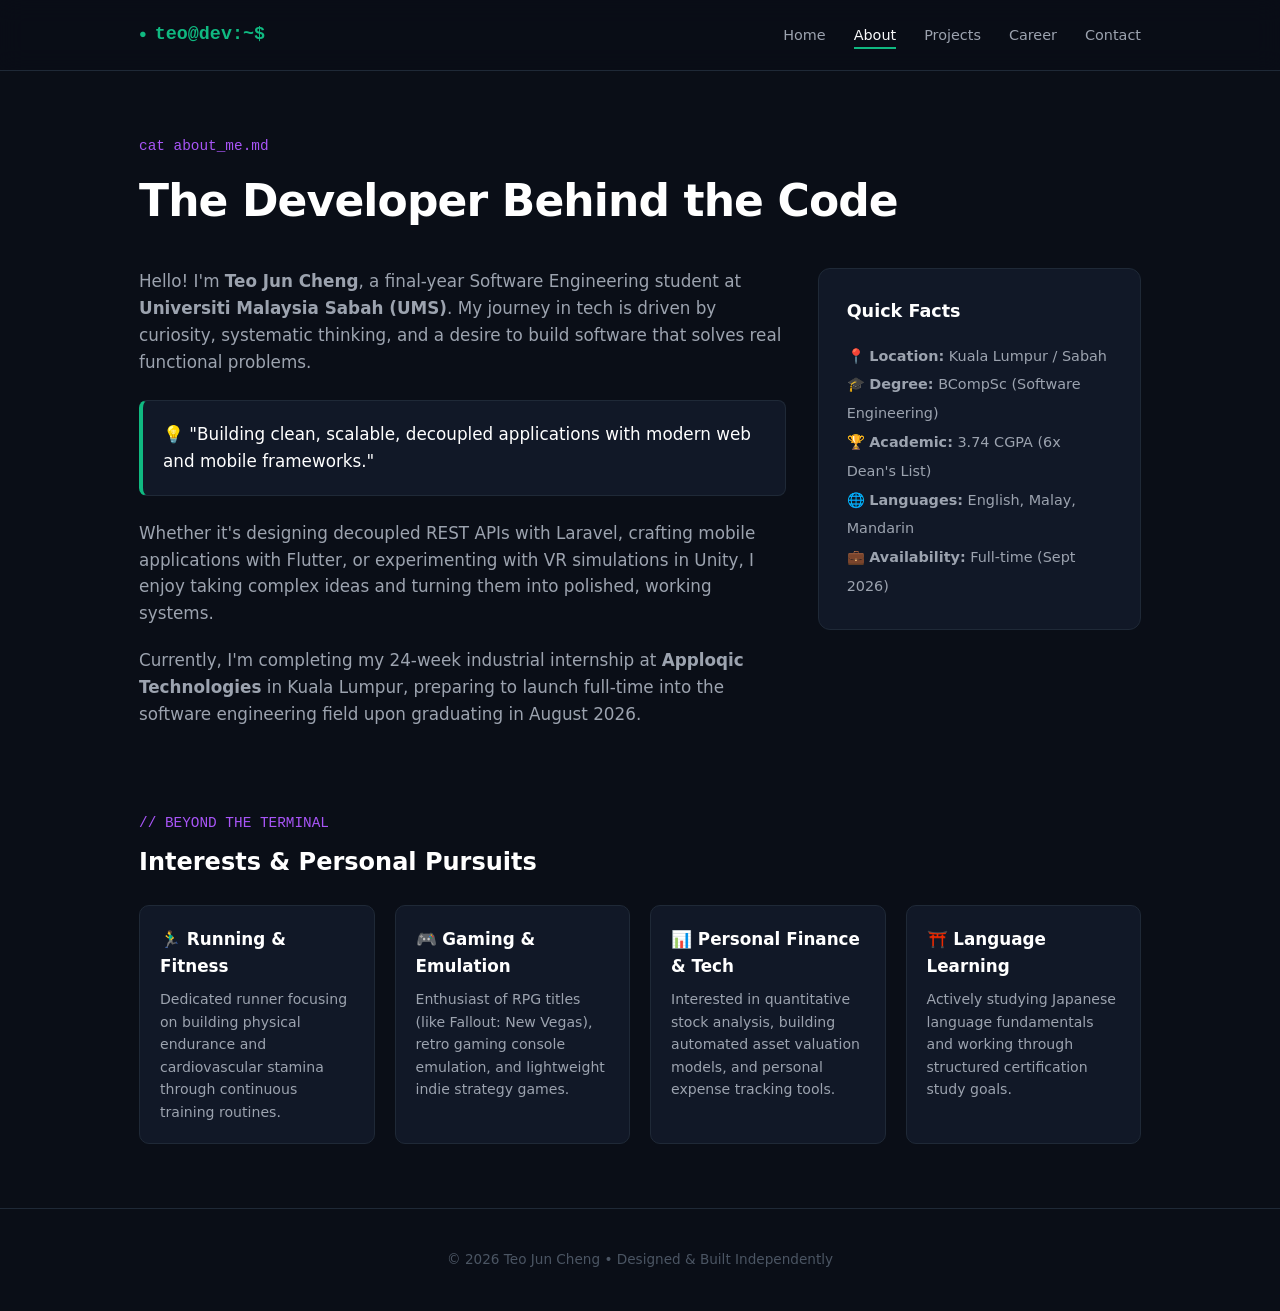
<file: about.html>
<!DOCTYPE html>
<html lang="en">
<head>
    <meta charset="UTF-8">
    <meta name="viewport" content="width=device-width, initial-scale=1.0">
    <title>About | Teo Jun Cheng</title>
    <link rel="stylesheet" href="style.css">
    <style>
        .about-grid {
            display: grid;
            grid-template-columns: 2fr 1fr;
            gap: 2rem;
            margin-bottom: 4rem;
        }

        .story-text p {
            color: var(--text-secondary);
            margin-bottom: 1.25rem;
            font-size: 1.05rem;
        }

        .highlight-box {
            background-color: var(--bg-card);
            border: 1px solid var(--border-card);
            border-left: 4px solid var(--accent-green);
            border-radius: 8px;
            padding: 1.25rem;
            margin: 1.5rem 0;
        }

        .interests-grid {
            display: grid;
            grid-template-columns: repeat(auto-fit, minmax(220px, 1fr));
            gap: 1.25rem;
            margin-top: 1.5rem;
        }

        .interest-card {
            background-color: var(--bg-card);
            border: 1px solid var(--border-card);
            border-radius: 10px;
            padding: 1.25rem;
        }

        .interest-card h3 {
            color: #fff;
            font-size: 1.05rem;
            margin-bottom: 0.5rem;
            display: flex;
            align-items: center;
            gap: 0.5rem;
        }

        .interest-card p {
            color: var(--text-secondary);
            font-size: 0.88rem;
        }
    </style>
</head>
<body>

    <nav>
        <div class="container nav-container">
            <a href="index.html" class="brand">teo@dev:~$</a>
            <ul class="nav-links">
                <li><a href="index.html">Home</a></li>
                <li><a href="about.html" class="active">About</a></li>
                <li><a href="projects.html">Projects</a></li>
                <li><a href="career.html">Career</a></li>
                <li><a href="contact.html">Contact</a></li>
            </ul>
        </div>
    </nav>

    <div class="container">
        <header class="page-header">
            <div class="terminal-prompt">cat about_me.md</div>
            <h1>The Developer Behind the Code</h1>
        </header>

        <section class="about-grid">
            <div class="story-text">
                <p>
                    Hello! I'm <strong>Teo Jun Cheng</strong>, a final-year Software Engineering student at <strong>Universiti Malaysia Sabah (UMS)</strong>. My journey in tech is driven by curiosity, systematic thinking, and a desire to build software that solves real functional problems.
                </p>

                <div class="highlight-box">
                    <p style="margin:0; color:#fff; font-weight:500;">
                        💡 "Building clean, scalable, decoupled applications with modern web and mobile frameworks."
                    </p>
                </div>

                <p>
                    Whether it's designing decoupled REST APIs with Laravel, crafting mobile applications with Flutter, or experimenting with VR simulations in Unity, I enjoy taking complex ideas and turning them into polished, working systems.
                </p>

                <p>
                    Currently, I'm completing my 24-week industrial internship at <strong>Apploqic Technologies</strong> in Kuala Lumpur, preparing to launch full-time into the software engineering field upon graduating in August 2026.
                </p>
            </div>

            <div>
                <div class="card" style="position: sticky; top: 90px;">
                    <h3 style="color:#fff; margin-bottom:1rem; font-size:1.1rem;">Quick Facts</h3>
                    <ul style="list-style:none; color:var(--text-secondary); font-size:0.9rem; line-height:2;">
                        <li>📍 <strong>Location:</strong> Kuala Lumpur / Sabah</li>
                        <li>🎓 <strong>Degree:</strong> BCompSc (Software Engineering)</li>
                        <li>🏆 <strong>Academic:</strong> 3.74 CGPA (6x Dean's List)</li>
                        <li>🌐 <strong>Languages:</strong> English, Malay, Mandarin</li>
                        <li>💼 <strong>Availability:</strong> Full-time (Sept 2026)</li>
                    </ul>
                </div>
            </div>
        </section>

        <!-- Hobbies & Personal Interests -->
        <section style="margin-bottom: 4rem;">
            <div class="terminal-prompt">// BEYOND THE TERMINAL</div>
            <h2 style="color:#fff; margin-bottom:1rem;">Interests & Personal Pursuits</h2>
            
            <div class="interests-grid">
                <div class="interest-card">
                    <h3>🏃‍♂️ Running & Fitness</h3>
                    <p>Dedicated runner focusing on building physical endurance and cardiovascular stamina through continuous training routines.</p>
                </div>

                <div class="interest-card">
                    <h3>🎮 Gaming & Emulation</h3>
                    <p>Enthusiast of RPG titles (like Fallout: New Vegas), retro gaming console emulation, and lightweight indie strategy games.</p>
                </div>

                <div class="interest-card">
                    <h3>📊 Personal Finance & Tech</h3>
                    <p>Interested in quantitative stock analysis, building automated asset valuation models, and personal expense tracking tools.</p>
                </div>

                <div class="interest-card">
                    <h3>⛩️ Language Learning</h3>
                    <p>Actively studying Japanese language fundamentals and working through structured certification study goals.</p>
                </div>
            </div>
        </section>
    </div>

    <footer>
        <div class="container">
            <p>© 2026 Teo Jun Cheng • Designed & Built Independently</p>
        </div>
    </footer>

</body>
</html>
</file>
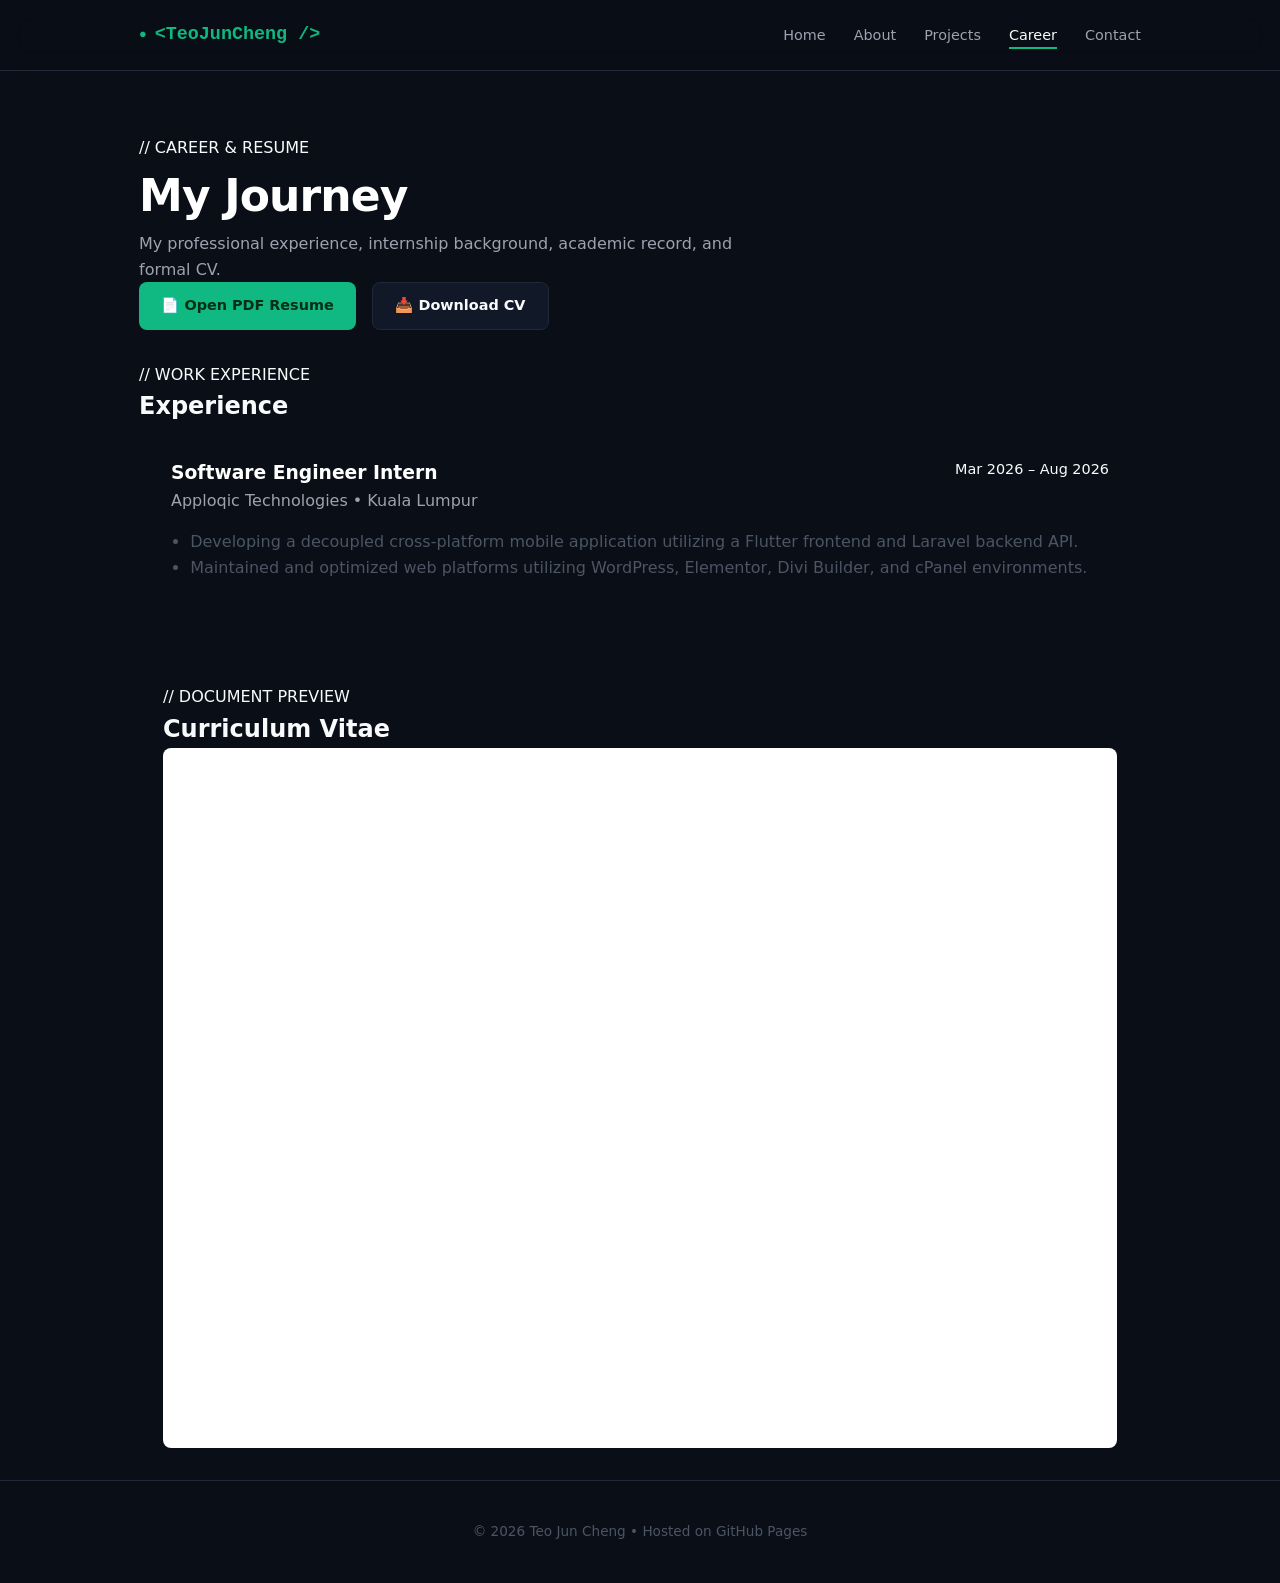
<file: career.html>
<!DOCTYPE html>
<html lang="en">
<head>
    <meta charset="UTF-8">
    <meta name="viewport" content="width=device-width, initial-scale=1.0">
    <title>Career & Resume | Teo Jun Cheng</title>
    <link rel="stylesheet" href="style.css">
    <style>
        .career-hero { padding: 4rem 0 2rem; }
        .exp-card {
            background-color: var(--card-bg);
            border: 1px solid var(--card-border);
            border-radius: 12px;
            padding: 2rem;
            margin-bottom: 2rem;
        }
        .pdf-viewer-container {
            margin-top: 3rem;
            background-color: var(--card-bg);
            border: 1px solid var(--card-border);
            border-radius: 12px;
            padding: 1.5rem;
        }
    </style>
</head>
<body>

    <nav>
        <div class="container nav-container">
            <a href="index.html" class="brand">&lt;TeoJunCheng /&gt;</a>
            <ul class="nav-links">
                <li><a href="index.html">Home</a></li>
                <li><a href="about.html">About</a></li>
                <li><a href="projects.html">Projects</a></li>
                <li><a href="career.html" class="active">Career</a></li>
                <li><a href="contact.html">Contact</a></li>
            </ul>
        </div>
    </nav>

    <div class="container">
        <section class="career-hero">
            <div class="section-prefix">// CAREER & RESUME</div>
            <h1>My Journey</h1>
            <p style="color: var(--text-secondary); max-width: 600px;">
                My professional experience, internship background, academic record, and formal CV.
            </p>
            <div class="btn-group">
                <a href="./Resume.pdf" target="_blank" class="btn btn-primary">📄 Open PDF Resume</a>
                <a href="./Resume.pdf" download="Teo_Jun_Cheng_Resume.pdf" class="btn btn-outline">📥 Download CV</a>
            </div>
        </section>

        <section>
            <div class="section-prefix">// WORK EXPERIENCE</div>
            <h2>Experience</h2>

            <div class="exp-card">
                <div style="display: flex; justify-content: space-between; flex-wrap: wrap;">
                    <h3 style="color:#fff;">Software Engineer Intern</h3>
                    <span style="color: var(--accent-blue); font-size:0.9rem;">Mar 2026 – Aug 2026</span>
                </div>
                <div style="color: var(--text-secondary); margin-bottom: 1rem;">Apploqic Technologies • Kuala Lumpur</div>
                <ul style="color: var(--text-muted); padding-left: 1.2rem;">
                    <li>Developing a decoupled cross-platform mobile application utilizing a Flutter frontend and Laravel backend API.</li>
                    <li>Maintained and optimized web platforms utilizing WordPress, Elementor, Divi Builder, and cPanel environments.</li>
                </ul>
            </div>
        </section>

        <!-- Embedded Resume Preview -->
        <section class="pdf-viewer-container">
            <div class="section-prefix">// DOCUMENT PREVIEW</div>
            <h2>Curriculum Vitae</h2>
            <iframe 
                src="./Resume.pdf" 
                width="100%" 
                height="700px" 
                style="border: none; border-radius: 8px; background: white;">
            </iframe>
        </section>
    </div>

    <footer>
        <div class="container">
            <p>© 2026 Teo Jun Cheng • Hosted on GitHub Pages</p>
        </div>
    </footer>

</body>
</html>
</file>
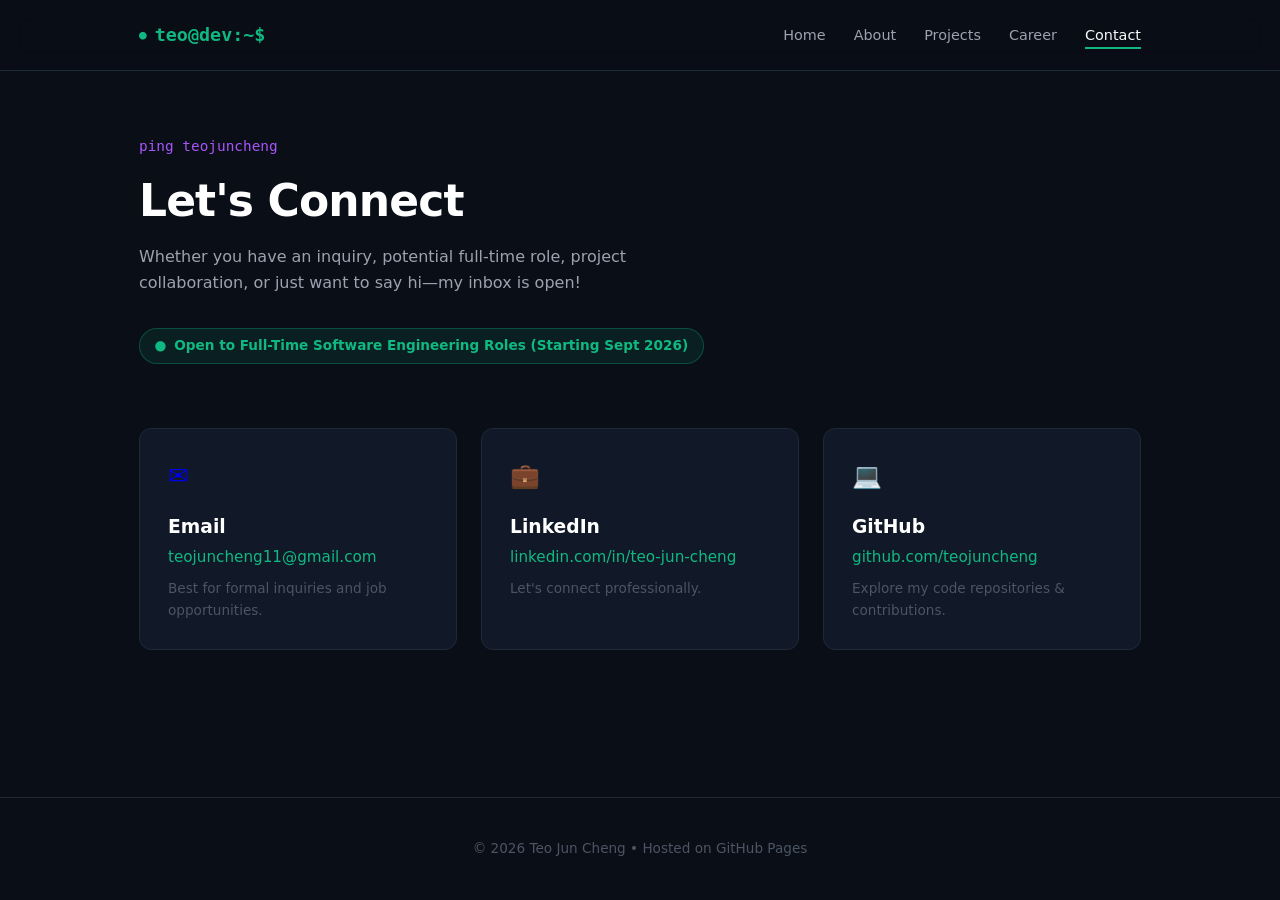
<file: contact.html>
<!DOCTYPE html>
<html lang="en">
<head>
    <meta charset="UTF-8">
    <meta name="viewport" content="width=device-width, initial-scale=1.0">
    <title>Contact | Teo Jun Cheng</title>
    <link rel="stylesheet" href="style.css">
    <style>
        .contact-grid {
            display: grid;
            grid-template-columns: repeat(auto-fit, minmax(280px, 1fr));
            gap: 1.5rem;
            margin: 2rem 0 4rem;
        }

        .contact-card {
            background-color: var(--bg-card);
            border: 1px solid var(--border-card);
            border-radius: 12px;
            padding: 1.75rem;
            text-decoration: none;
            transition: all 0.2s ease;
        }

        .contact-card:hover {
            border-color: var(--accent-green);
            transform: translateY(-3px);
        }

        .contact-icon {
            font-size: 1.5rem;
            margin-bottom: 1rem;
        }

        .status-badge {
            display: inline-flex;
            align-items: center;
            gap: 0.5rem;
            background-color: rgba(16, 185, 129, 0.1);
            color: var(--accent-green);
            padding: 0.4rem 0.9rem;
            border-radius: 20px;
            font-size: 0.85rem;
            font-weight: 600;
            margin-bottom: 2rem;
            border: 1px solid rgba(16, 185, 129, 0.3);
        }
    </style>
</head>
<body>

    <nav>
        <div class="container nav-container">
            <a href="index.html" class="brand">teo@dev:~$</a>
            <ul class="nav-links">
                <li><a href="index.html">Home</a></li>
                <li><a href="about.html">About</a></li>
                <li><a href="projects.html">Projects</a></li>
                <li><a href="career.html">Career</a></li>
                <li><a href="contact.html" class="active">Contact</a></li>
            </ul>
        </div>
    </nav>

    <div class="container">
        <header class="page-header">
            <div class="terminal-prompt">ping teojuncheng</div>
            <h1>Let's Connect</h1>
            <p style="color: var(--text-secondary); max-width: 600px; margin-top: 0.5rem;">
                Whether you have an inquiry, potential full-time role, project collaboration, or just want to say hi—my inbox is open!
            </p>
        </header>

        <div class="status-badge">
            <span style="color:var(--accent-green);">●</span> Open to Full-Time Software Engineering Roles (Starting Sept 2026)
        </div>

        <div class="contact-grid">
            <a href="mailto:teojuncheng11@gmail.com" class="contact-card">
                <div class="contact-icon">✉️</div>
                <h3 style="color:#fff; margin-bottom:0.25rem;">Email</h3>
                <p style="color:var(--accent-green); font-size:0.95rem; margin-bottom:0.5rem;">teojuncheng11@gmail.com</p>
                <p style="color:var(--text-muted); font-size:0.85rem;">Best for formal inquiries and job opportunities.</p>
            </a>

            <a href="https://linkedin.com/in/teo-jun-cheng" target="_blank" class="contact-card">
                <div class="contact-icon">💼</div>
                <h3 style="color:#fff; margin-bottom:0.25rem;">LinkedIn</h3>
                <p style="color:var(--accent-green); font-size:0.95rem; margin-bottom:0.5rem;">linkedin.com/in/teo-jun-cheng</p>
                <p style="color:var(--text-muted); font-size:0.85rem;">Let's connect professionally.</p>
            </a>

            <a href="https://github.com/teojuncheng" target="_blank" class="contact-card">
                <div class="contact-icon">💻</div>
                <h3 style="color:#fff; margin-bottom:0.25rem;">GitHub</h3>
                <p style="color:var(--accent-green); font-size:0.95rem; margin-bottom:0.5rem;">github.com/teojuncheng</p>
                <p style="color:var(--text-muted); font-size:0.85rem;">Explore my code repositories & contributions.</p>
            </a>
        </div>
    </div>

    <footer>
        <div class="container">
            <p>© 2026 Teo Jun Cheng • Hosted on GitHub Pages</p>
        </div>
    </footer>

</body>
</html>
</file>
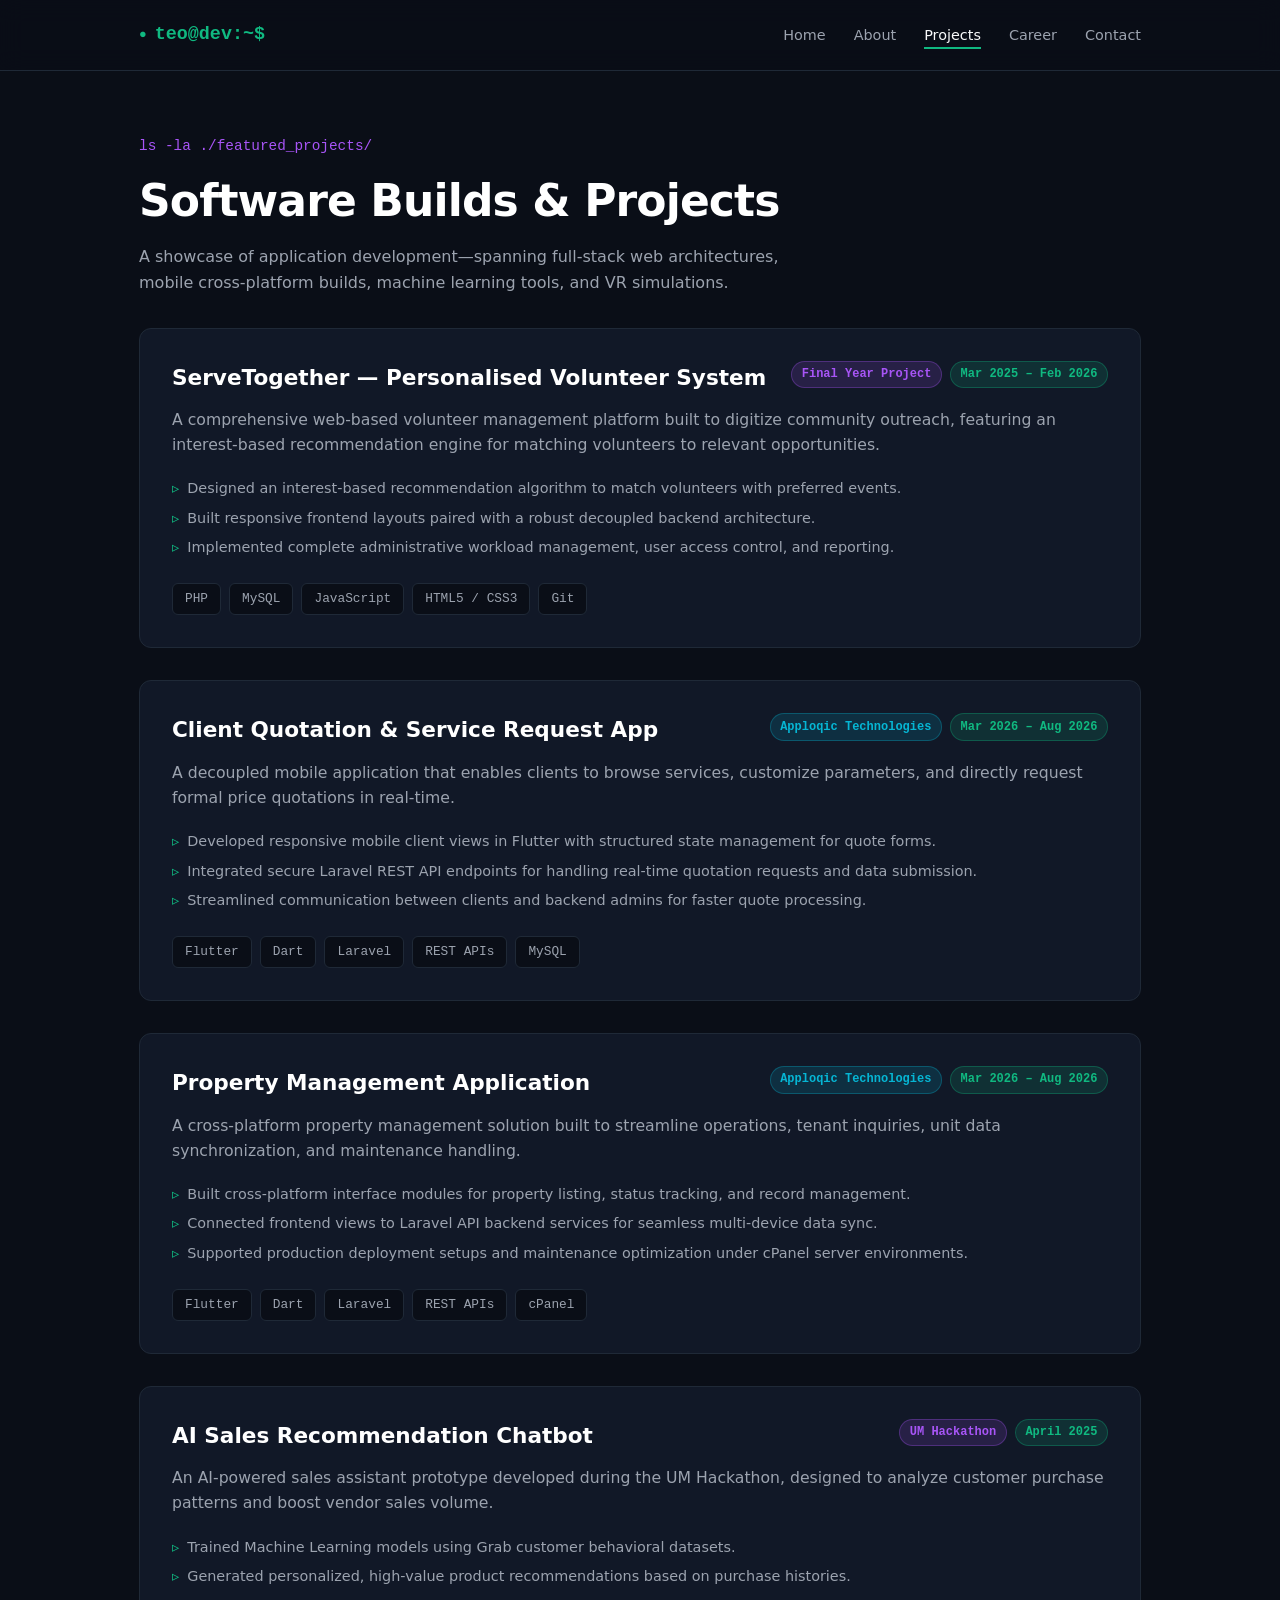
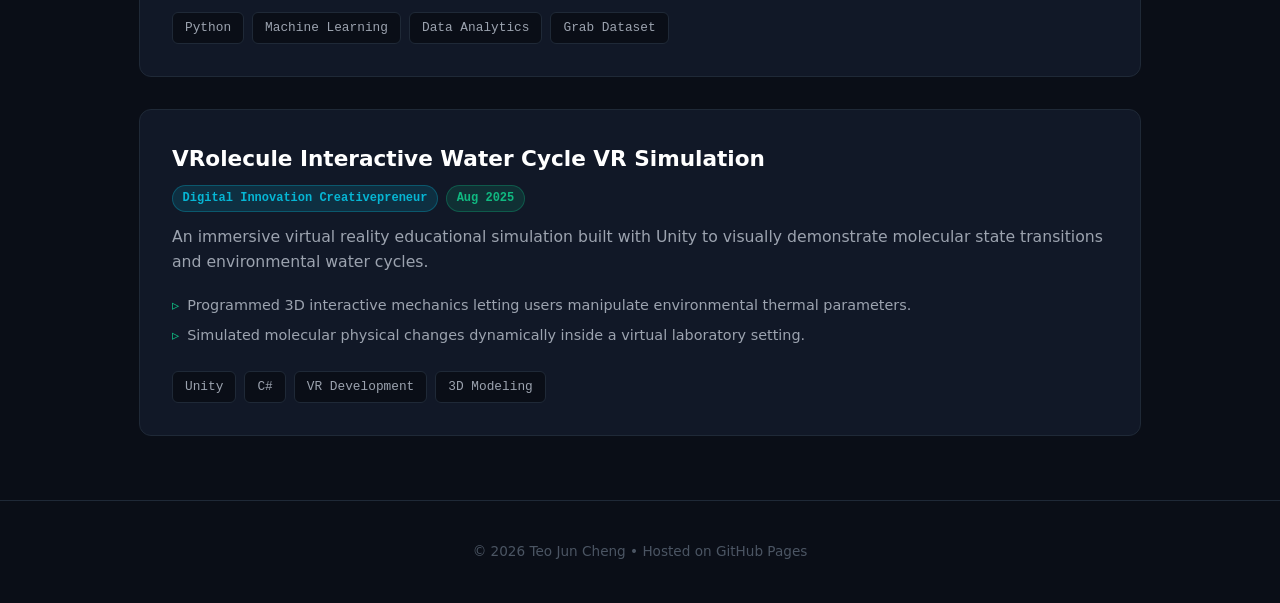
<file: projects.html>
<!DOCTYPE html>
<html lang="en">
<head>
    <meta charset="UTF-8">
    <meta name="viewport" content="width=device-width, initial-scale=1.0">
    <title>Projects & Skills | Teo Jun Cheng</title>
    <link rel="stylesheet" href="style.css">
    <style>
        .projects-list {
            display: flex;
            flex-direction: column;
            gap: 2rem;
            margin-bottom: 4rem;
        }

        .project-card-featured {
            background-color: var(--bg-card);
            border: 1px solid var(--border-card);
            border-radius: 12px;
            padding: 2rem;
            transition: border-color 0.2s ease, transform 0.2s ease;
        }

        .project-card-featured:hover {
            border-color: var(--accent-green);
            transform: translateY(-2px);
        }

        .project-header {
            display: flex;
            justify-content: space-between;
            align-items: flex-start;
            flex-wrap: wrap;
            gap: 0.5rem;
            margin-bottom: 0.75rem;
        }

        .project-title {
            font-size: 1.35rem;
            font-weight: 700;
            color: #ffffff;
        }

        .project-meta-badges {
            display: flex;
            gap: 0.5rem;
            flex-wrap: wrap;
        }

        .badge-tag {
            font-size: 0.75rem;
            font-family: monospace;
            padding: 0.2rem 0.6rem;
            border-radius: 20px;
            font-weight: 600;
        }

        .badge-fyp {
            background-color: rgba(168, 85, 247, 0.15);
            color: var(--accent-purple);
            border: 1px solid rgba(168, 85, 247, 0.3);
        }

        .badge-intern {
            background-color: rgba(6, 182, 212, 0.15);
            color: var(--accent-cyan);
            border: 1px solid rgba(6, 182, 212, 0.3);
        }

        .badge-hackathon {
            background-color: rgba(16, 185, 129, 0.15);
            color: var(--accent-green);
            border: 1px solid rgba(16, 185, 129, 0.3);
        }

        .project-desc {
            color: var(--text-secondary);
            font-size: 0.98rem;
            margin-bottom: 1.25rem;
        }

        .feature-bullets {
            list-style: none;
            padding-left: 0;
            margin-bottom: 1.5rem;
        }

        .feature-bullets li {
            color: var(--text-secondary);
            font-size: 0.9rem;
            margin-bottom: 0.4rem;
            display: flex;
            align-items: center;
            gap: 0.5rem;
        }

        .feature-bullets li::before {
            content: "▹";
            color: var(--accent-green);
            font-weight: bold;
        }

        .tech-pill-container {
            display: flex;
            flex-wrap: wrap;
            gap: 0.5rem;
        }

        .tech-pill {
            font-size: 0.8rem;
            font-family: monospace;
            background-color: var(--bg-main);
            color: var(--text-secondary);
            padding: 0.3rem 0.75rem;
            border-radius: 6px;
            border: 1px solid var(--border-card);
        }
    </style>
</head>
<body>

    <nav>
        <div class="container nav-container">
            <a href="index.html" class="brand">teo@dev:~$</a>
            <ul class="nav-links">
                <li><a href="index.html">Home</a></li>
                <li><a href="about.html">About</a></li>
                <li><a href="projects.html" class="active">Projects</a></li>
                <li><a href="career.html">Career</a></li>
                <li><a href="contact.html">Contact</a></li>
            </ul>
        </div>
    </nav>

    <div class="container">
        <header class="page-header">
            <div class="terminal-prompt">ls -la ./featured_projects/</div>
            <h1>Software Builds & Projects</h1>
            <p style="color: var(--text-secondary); max-width: 650px; margin-top: 0.5rem;">
                A showcase of application development—spanning full-stack web architectures, mobile cross-platform builds, machine learning tools, and VR simulations.
            </p>
        </header>

        <section class="projects-list">

            <!-- Project 1: FYP ServeTogether -->
            <div class="project-card-featured">
                <div class="project-header">
                    <div class="project-title">ServeTogether — Personalised Volunteer System</div>
                    <div class="project-meta-badges">
                        <span class="badge-tag badge-fyp">Final Year Project</span>
                        <span class="badge-tag badge-hackathon">Mar 2025 – Feb 2026</span>
                    </div>
                </div>
                <p class="project-desc">
                    A comprehensive web-based volunteer management platform built to digitize community outreach, featuring an interest-based recommendation engine for matching volunteers to relevant opportunities.
                </p>
                <ul class="feature-bullets">
                    <li>Designed an interest-based recommendation algorithm to match volunteers with preferred events.</li>
                    <li>Built responsive frontend layouts paired with a robust decoupled backend architecture.</li>
                    <li>Implemented complete administrative workload management, user access control, and reporting.</li>
                </ul>
                <div class="tech-pill-container">
                    <span class="tech-pill">PHP</span>
                    <span class="tech-pill">MySQL</span>
                    <span class="tech-pill">JavaScript</span>
                    <span class="tech-pill">HTML5 / CSS3</span>
                    <span class="tech-pill">Git</span>
                </div>
            </div>

            <!-- Project 2A: Client Quotation Mobile App -->
            <div class="project-card-featured">
                <div class="project-header">
                    <div class="project-title">Client Quotation & Service Request App</div>
                    <div class="project-meta-badges">
                        <span class="badge-tag badge-intern">Apploqic Technologies</span>
                        <span class="badge-tag badge-hackathon">Mar 2026 – Aug 2026</span>
                    </div>
                </div>
                <p class="project-desc">
                    A decoupled mobile application that enables clients to browse services, customize parameters, and directly request formal price quotations in real-time.
                </p>
                <ul class="feature-bullets">
                    <li>Developed responsive mobile client views in Flutter with structured state management for quote forms.</li>
                    <li>Integrated secure Laravel REST API endpoints for handling real-time quotation requests and data submission.</li>
                    <li>Streamlined communication between clients and backend admins for faster quote processing.</li>
                </ul>
                <div class="tech-pill-container">
                    <span class="tech-pill">Flutter</span>
                    <span class="tech-pill">Dart</span>
                    <span class="tech-pill">Laravel</span>
                    <span class="tech-pill">REST APIs</span>
                    <span class="tech-pill">MySQL</span>
                </div>
            </div>

            <!-- Project 2B: Property Management App -->
            <div class="project-card-featured">
                <div class="project-header">
                    <div class="project-title">Property Management Application</div>
                    <div class="project-meta-badges">
                        <span class="badge-tag badge-intern">Apploqic Technologies</span>
                        <span class="badge-tag badge-hackathon">Mar 2026 – Aug 2026</span>
                    </div>
                </div>
                <p class="project-desc">
                    A cross-platform property management solution built to streamline operations, tenant inquiries, unit data synchronization, and maintenance handling.
                </p>
                <ul class="feature-bullets">
                    <li>Built cross-platform interface modules for property listing, status tracking, and record management.</li>
                    <li>Connected frontend views to Laravel API backend services for seamless multi-device data sync.</li>
                    <li>Supported production deployment setups and maintenance optimization under cPanel server environments.</li>
                </ul>
                <div class="tech-pill-container">
                    <span class="tech-pill">Flutter</span>
                    <span class="tech-pill">Dart</span>
                    <span class="tech-pill">Laravel</span>
                    <span class="tech-pill">REST APIs</span>
                    <span class="tech-pill">cPanel</span>
                </div>
            </div>

            <!-- Project 3: AI Chatbot -->
            <div class="project-card-featured">
                <div class="project-header">
                    <div class="project-title">AI Sales Recommendation Chatbot</div>
                    <div class="project-meta-badges">
                        <span class="badge-tag badge-fyp">UM Hackathon</span>
                        <span class="badge-tag badge-hackathon">April 2025</span>
                    </div>
                </div>
                <p class="project-desc">
                    An AI-powered sales assistant prototype developed during the UM Hackathon, designed to analyze customer purchase patterns and boost vendor sales volume.
                </p>
                <ul class="feature-bullets">
                    <li>Trained Machine Learning models using Grab customer behavioral datasets.</li>
                    <li>Generated personalized, high-value product recommendations based on purchase histories.</li>
                </ul>
                <div class="tech-pill-container">
                    <span class="tech-pill">Python</span>
                    <span class="tech-pill">Machine Learning</span>
                    <span class="tech-pill">Data Analytics</span>
                    <span class="tech-pill">Grab Dataset</span>
                </div>
            </div>

            <!-- Project 4: Unity VR -->
            <div class="project-card-featured">
                <div class="project-header">
                    <div class="project-title">VRolecule Interactive Water Cycle VR Simulation</div>
                    <div class="project-meta-badges">
                        <span class="badge-tag badge-intern">Digital Innovation Creativepreneur</span>
                        <span class="badge-tag badge-hackathon">Aug 2025</span>
                    </div>
                </div>
                <p class="project-desc">
                    An immersive virtual reality educational simulation built with Unity to visually demonstrate molecular state transitions and environmental water cycles.
                </p>
                <ul class="feature-bullets">
                    <li>Programmed 3D interactive mechanics letting users manipulate environmental thermal parameters.</li>
                    <li>Simulated molecular physical changes dynamically inside a virtual laboratory setting.</li>
                </ul>
                <div class="tech-pill-container">
                    <span class="tech-pill">Unity</span>
                    <span class="tech-pill">C#</span>
                    <span class="tech-pill">VR Development</span>
                    <span class="tech-pill">3D Modeling</span>
                </div>
            </div>

        </section>
    </div>

    <footer>
        <div class="container">
            <p>© 2026 Teo Jun Cheng • Hosted on GitHub Pages</p>
        </div>
    </footer>

</body>
</html>
</file>
<file: style.css>
:root {
    --bg-main: #0a0e17;
    --bg-card: #111827;
    --border-card: #1f2937;
    --border-hover: #374151;
    
    /* Unique Accent Palette */
    --accent-green: #10b981;
    --accent-green-glow: rgba(16, 185, 129, 0.2);
    --accent-purple: #a855f7;
    --accent-cyan: #06b6d4;
    
    --text-primary: #f9fafb;
    --text-secondary: #9ca3af;
    --text-muted: #4b5563;
}

* {
    box-sizing: border-box;
    margin: 0;
    padding: 0;
    font-family: 'Inter', system-ui, -apple-system, sans-serif;
}

body {
    background-color: var(--bg-main);
    color: var(--text-primary);
    line-height: 1.6;
    min-height: 100vh;
    display: flex;
    flex-direction: column;
}

.container {
    max-width: 1050px;
    margin: 0 auto;
    padding: 0 1.5rem;
    width: 100%;
}

/* Header & Nav */
nav {
    background-color: rgba(10, 14, 23, 0.85);
    backdrop-filter: blur(12px);
    border-bottom: 1px solid var(--border-card);
    position: sticky;
    top: 0;
    z-index: 100;
}

.nav-container {
    display: flex;
    justify-content: space-between;
    align-items: center;
    height: 70px;
}

.brand {
    font-family: monospace;
    font-size: 1.15rem;
    font-weight: 700;
    color: var(--accent-green);
    text-decoration: none;
    display: flex;
    align-items: center;
    gap: 0.5rem;
}

.brand::before {
    content: "●";
    font-size: 0.8rem;
    color: var(--accent-green);
    animation: pulse 2s infinite;
}

@keyframes pulse {
    0% { opacity: 1; }
    50% { opacity: 0.3; }
    100% { opacity: 1; }
}

.nav-links {
    display: flex;
    gap: 1.75rem;
    list-style: none;
}

.nav-links a {
    color: var(--text-secondary);
    text-decoration: none;
    font-size: 0.9rem;
    font-weight: 500;
    transition: all 0.2s ease;
}

.nav-links a:hover, .nav-links a.active {
    color: var(--text-primary);
}

.nav-links a.active {
    border-bottom: 2px solid var(--accent-green);
    padding-bottom: 0.25rem;
}

/* Page Titles */
.page-header {
    padding: 4rem 0 2rem;
}

.terminal-prompt {
    font-family: monospace;
    color: var(--accent-purple);
    font-size: 0.9rem;
    margin-bottom: 0.5rem;
}

h1 {
    font-size: 2.75rem;
    font-weight: 800;
    color: #ffffff;
    letter-spacing: -0.02em;
}

/* Buttons */
.btn-group {
    display: flex;
    gap: 1rem;
    flex-wrap: wrap;
}

.btn {
    display: inline-flex;
    align-items: center;
    gap: 0.5rem;
    padding: 0.7rem 1.4rem;
    border-radius: 8px;
    font-size: 0.9rem;
    font-weight: 600;
    text-decoration: none;
    transition: all 0.2s ease;
}

.btn-primary {
    background-color: var(--accent-green);
    color: #052e16;
}

.btn-primary:hover {
    box-shadow: 0 0 20px var(--accent-green-glow);
    transform: translateY(-2px);
}

.btn-outline {
    background: var(--bg-card);
    border: 1px solid var(--border-card);
    color: var(--text-primary);
}

.btn-outline:hover {
    border-color: var(--accent-purple);
    color: var(--accent-purple);
}

/* Global Card Styling */
.card {
    background-color: var(--bg-card);
    border: 1px solid var(--border-card);
    border-radius: 12px;
    padding: 1.75rem;
    transition: transform 0.2s ease, border-color 0.2s ease;
}

.card:hover {
    border-color: var(--border-hover);
}

/* Footer */
footer {
    margin-top: auto;
    border-top: 1px solid var(--border-card);
    padding: 2.5rem 0;
    text-align: center;
    color: var(--text-muted);
    font-size: 0.85rem;
}
</file>
